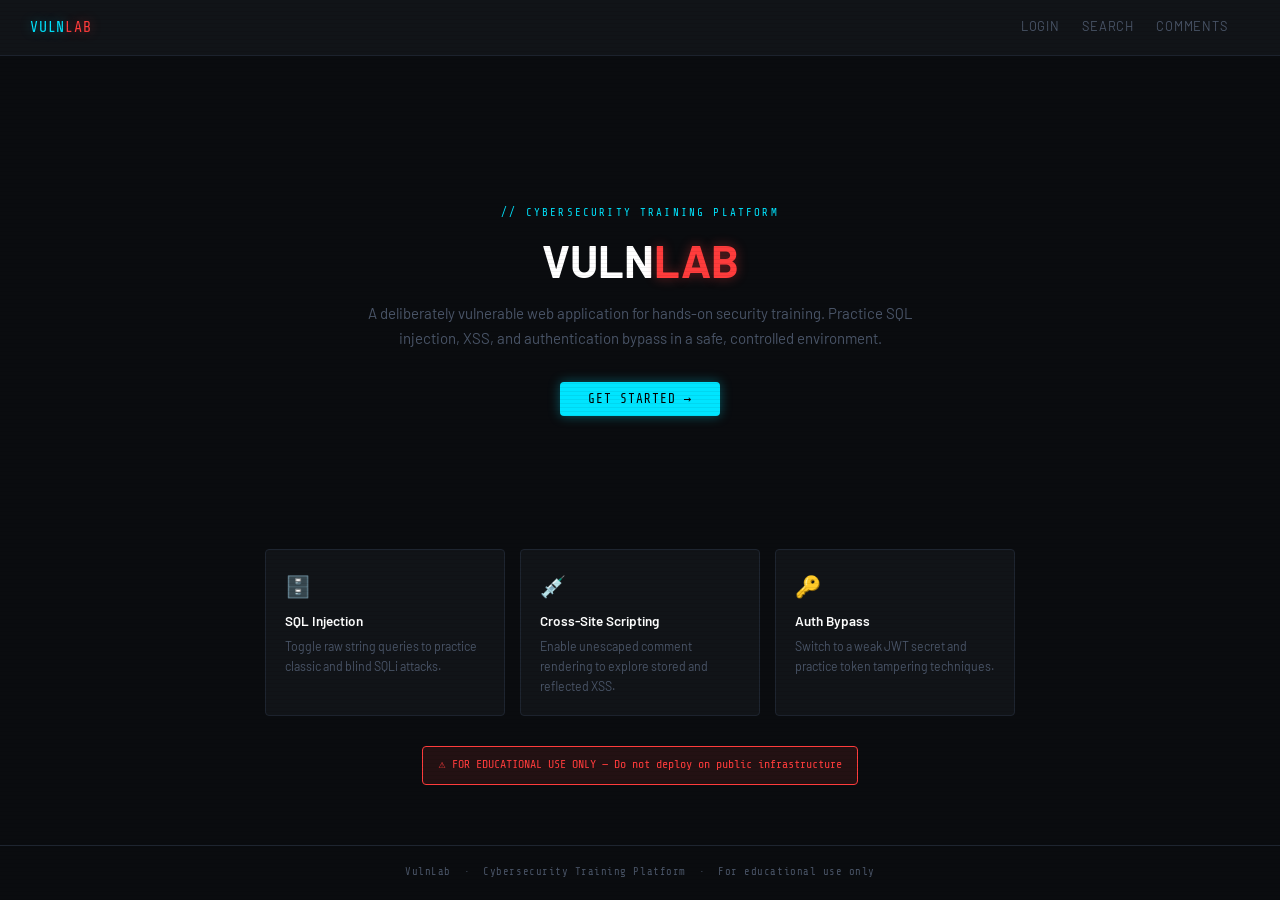
<file: frontend/index.html>
<!DOCTYPE html>
<html lang="en">
<head>
  <meta charset="UTF-8" />
  <meta name="viewport" content="width=device-width, initial-scale=1.0" />
  <title>VulnLab — Cybersecurity Training</title>
  <link rel="stylesheet" href="style.css" />
  <style>
    .hero { text-align: center; max-width: 600px; padding: 4rem 1rem; margin: auto; }
    .hero .eyebrow { font-family: var(--mono); font-size: 0.72rem; letter-spacing: 0.2em; text-transform: uppercase; color: var(--accent); margin-bottom: 1rem; }
    .hero h1 { font-size: 3rem; font-weight: 700; color: #fff; line-height: 1.1; margin-bottom: 1rem; }
    .hero h1 span { color: var(--accent2); text-shadow: var(--glow-red); }
    .hero p { color: var(--muted); font-size: 1rem; line-height: 1.7; margin-bottom: 2rem; }
    .hero-actions { display: flex; gap: 1rem; justify-content: center; flex-wrap: wrap; }
    .hero-actions .btn { min-width: 160px; }
    .grid { display: grid; grid-template-columns: repeat(auto-fit, minmax(220px, 1fr)); gap: 1rem; max-width: 780px; margin: 2rem auto 0; padding: 0 1rem; }
    .feature-card { background: var(--bg2); border: 1px solid var(--border); border-radius: 4px; padding: 1.25rem; }
    .feature-card .icon { font-size: 1.4rem; margin-bottom: 0.5rem; }
    .feature-card h3 { font-size: 0.9rem; font-weight: 600; color: #fff; margin-bottom: 0.4rem; }
    .feature-card p { font-size: 0.82rem; color: var(--muted); }
    .warning-banner { background: rgba(255,60,60,0.1); border: 1px solid var(--accent2); border-radius: 4px; padding: 0.6rem 1rem; font-family: var(--mono); font-size: 0.78rem; color: var(--accent2); text-align: center; max-width: 600px; margin: 2rem auto 0; }
  </style>
</head>
<body>
<div class="app-shell">
  <nav class="topnav">
    <span class="brand">VULN<span>LAB</span></span>
    <a href="login.html"    data-page="login.html">Login</a>
    <a href="search.html"   data-page="search.html">Search</a>
    <a href="comments.html" data-page="comments.html">Comments</a>
    <span id="nav-user"></span>
    <button class="btn btn-danger" id="btn-logout" style="display:none;padding:4px 10px;font-size:0.72rem;">Logout</button>
  </nav>

  <main class="page" style="justify-content:center;">
    <div class="hero">
      <div class="eyebrow">// cybersecurity training platform</div>
      <h1>VULN<span>LAB</span></h1>
      <p>A deliberately vulnerable web application for hands-on security training.
         Practice SQL injection, XSS, and authentication bypass in a safe, controlled environment.</p>
      <div class="hero-actions">
        <a href="login.html"><button class="btn btn-primary">Get Started →</button></a>
      </div>
    </div>

    <div class="grid">
      <div class="feature-card">
        <div class="icon">🗄️</div>
        <h3>SQL Injection</h3>
        <p>Toggle raw string queries to practice classic and blind SQLi attacks.</p>
      </div>
      <div class="feature-card">
        <div class="icon">💉</div>
        <h3>Cross-Site Scripting</h3>
        <p>Enable unescaped comment rendering to explore stored and reflected XSS.</p>
      </div>
      <div class="feature-card">
        <div class="icon">🔑</div>
        <h3>Auth Bypass</h3>
        <p>Switch to a weak JWT secret and practice token tampering techniques.</p>
      </div>
    </div>

    <div class="warning-banner">
      ⚠ FOR EDUCATIONAL USE ONLY — Do not deploy on public infrastructure
    </div>
  </main>

  <footer>VulnLab &nbsp;·&nbsp; Cybersecurity Training Platform &nbsp;·&nbsp; For educational use only</footer>
</div>
<script src="script.js"></script>
</body>
</html>
</file>
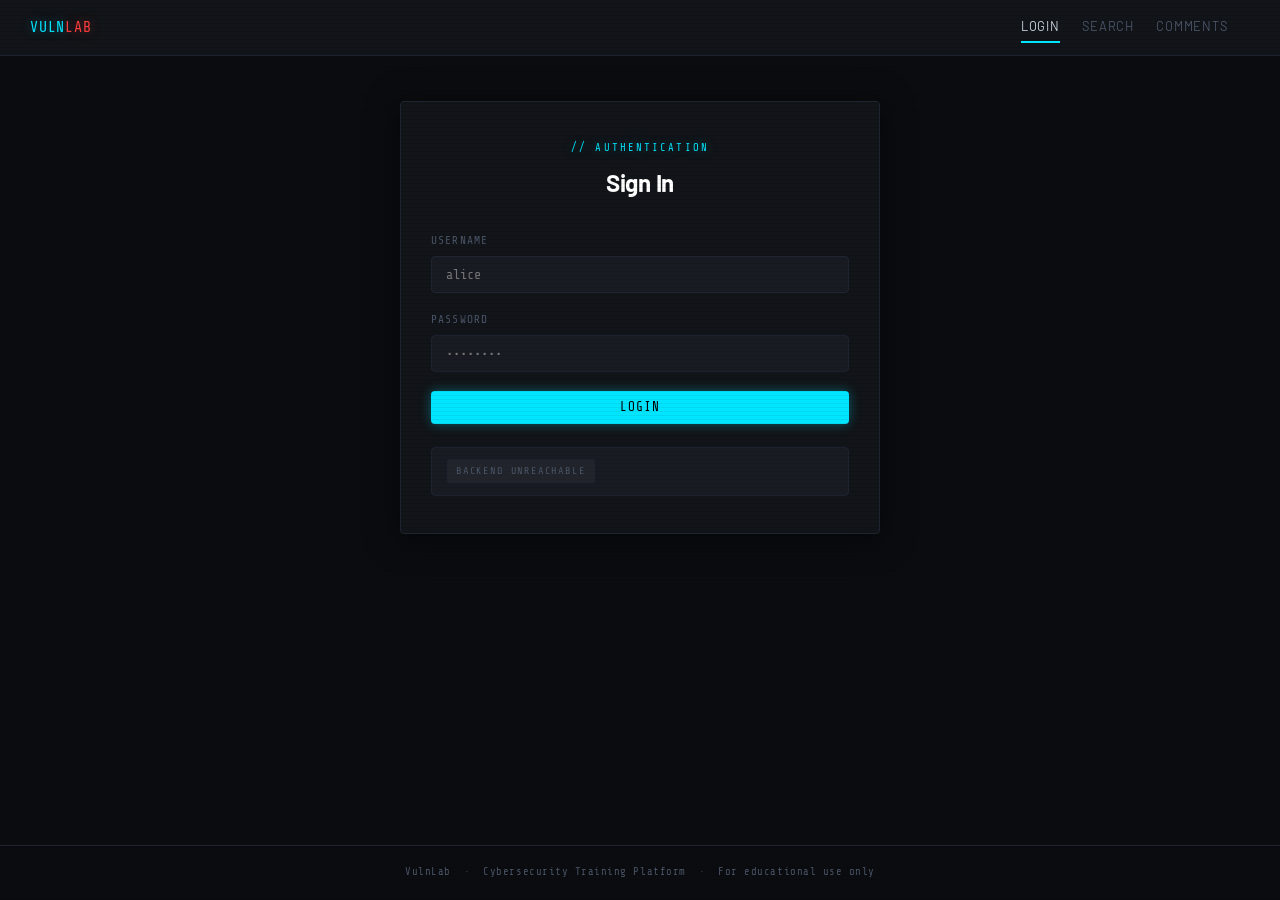
<file: frontend/comments.html>
<!DOCTYPE html>
<html lang="en">
<head>
  <meta charset="UTF-8" />
  <meta name="viewport" content="width=device-width, initial-scale=1.0" />
  <title>VulnLab — Comments</title>
  <link rel="stylesheet" href="style.css" />
</head>
<body>
<div class="app-shell">

  <nav class="topnav">
    <span class="brand">VULN<span>LAB</span></span>
    <a href="login.html"    data-page="login.html">Login</a>
    <a href="search.html"   data-page="search.html">Search</a>
    <a href="comments.html" data-page="comments.html">Comments</a>
    <span id="nav-user"></span>
    <button class="btn btn-danger" id="btn-logout" style="display:none;padding:4px 10px;font-size:0.72rem;">Logout</button>
  </nav>

  <main class="page">
    <div class="card wide">
      <div class="page-header">
        <div class="eyebrow">// community board</div>
        <h1>Comments</h1>
      </div>

      <!-- Post form -->
      <div id="post-msg" class="alert"></div>

      <div class="field">
        <label for="author">Display Name</label>
        <input type="text" id="author" placeholder="Your name" maxlength="80" />
      </div>
      <div class="field">
        <label for="body">Comment</label>
        <textarea id="body" placeholder="Write something…" maxlength="1000"></textarea>
      </div>
      <button class="btn btn-primary" id="btn-post">Post Comment</button>

      <hr class="divider" />

      <!-- Comment list -->
      <div id="list-msg" class="alert"></div>
      <div id="comments-list">
        <p style="color:var(--muted);font-size:0.85rem;">Loading comments…</p>
      </div>

      <div class="vuln-bar" id="vuln-bar" style="margin-top:1.5rem;"></div>
    </div>
  </main>

  <footer>VulnLab &nbsp;·&nbsp; Cybersecurity Training Platform &nbsp;·&nbsp; For educational use only</footer>
</div>

<script src="script.js"></script>
<script>
  if (!requireAuth()) throw new Error("redirect");
  renderVulnBar("vuln-bar");

  // Pre-fill author from stored username
  const stored = getUsername();
  if (stored) document.getElementById("author").value = stored;

  async function loadComments() {
    try {
      const res = await fetch(`${API}/comments`, { headers: authHeaders() });
      if (res.status === 401) { clearAuth(); location.href = "login.html"; return; }
      const data = await res.json();
      const list = document.getElementById("comments-list");

      if (!data.comments || data.comments.length === 0) {
        list.innerHTML = `<p style="color:var(--muted);font-size:0.85rem;">No comments yet. Be the first!</p>`;
        return;
      }

      // When XSS flag is ON, the backend returns raw HTML — set innerHTML directly (vulnerable).
      // When XSS flag is OFF, the backend already escaped content — safe to use innerHTML (nothing to execute).
      list.innerHTML = data.comments.map(c => `
        <div class="comment-item">
          <div class="comment-meta">
            <span class="comment-author">${c.author}</span>
            <span class="comment-date">${c.created_at.replace("T", " ").slice(0, 16)} UTC</span>
          </div>
          <div class="comment-body">${c.body}</div>
        </div>
      `).join("");
    } catch (_) {
      showAlert("list-msg", "Failed to load comments.");
    }
  }

  document.getElementById("btn-post").addEventListener("click", async () => {
    hideAlert("post-msg");
    const author = document.getElementById("author").value.trim();
    const body   = document.getElementById("body").value.trim();
    if (!author || !body) return showAlert("post-msg", "Name and comment are required.");

    const btn = document.getElementById("btn-post");
    btn.disabled = true;
    btn.innerHTML = '<span class="spinner"></span> Posting…';

    try {
      const res = await fetch(`${API}/comment`, {
        method: "POST",
        headers: authHeaders(),
        body: JSON.stringify({ author, body }),
      });
      const data = await res.json();
      if (!res.ok) {
        showAlert("post-msg", data.error || "Failed to post comment.");
      } else {
        document.getElementById("body").value = "";
        showAlert("post-msg", "Comment posted!", "success");
        await loadComments();
      }
    } catch (_) {
      showAlert("post-msg", "Cannot reach backend.");
    } finally {
      btn.disabled = false;
      btn.textContent = "Post Comment";
    }
  });

  loadComments();
</script>
</body>
</html>
</file>
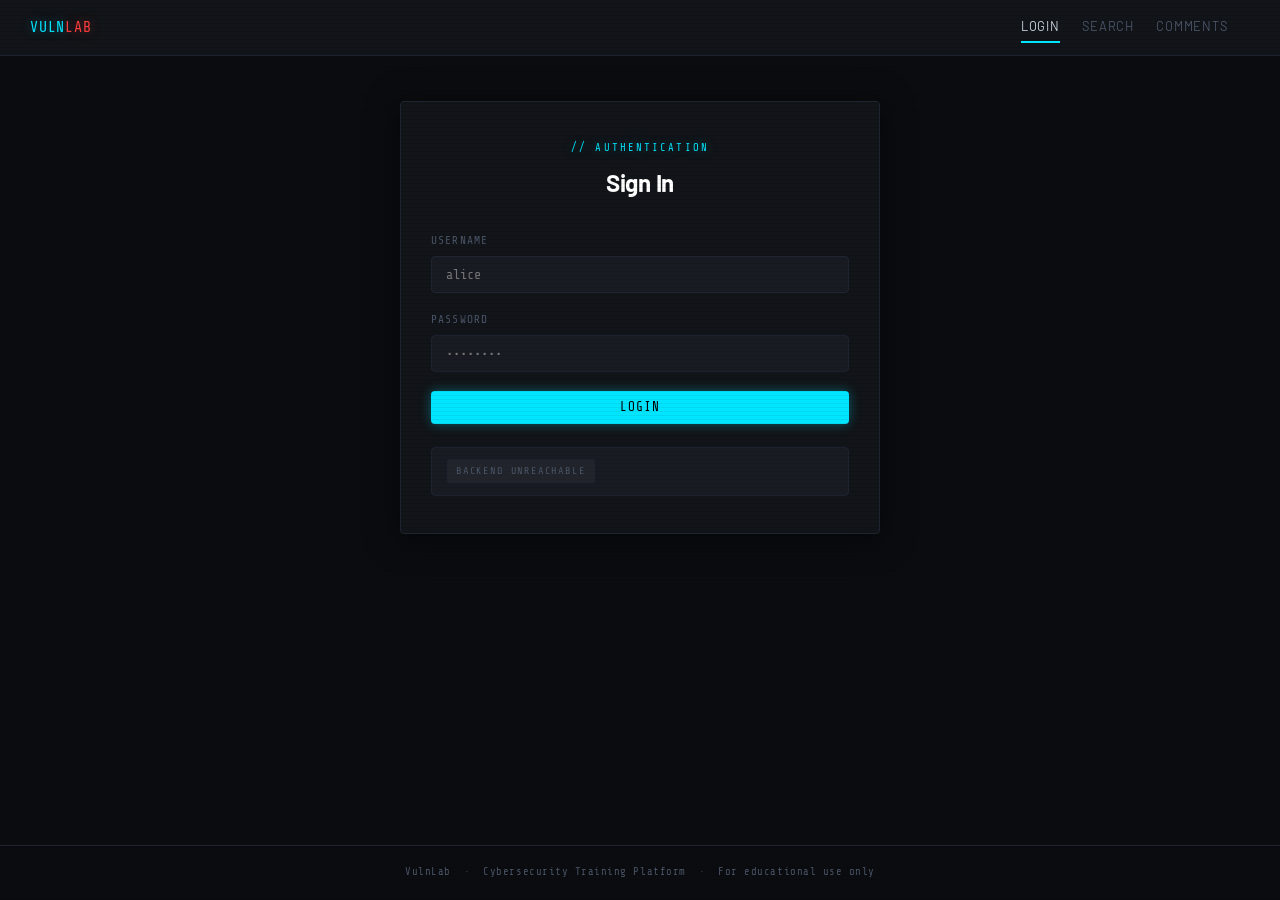
<file: frontend/login.html>
<!DOCTYPE html>
<html lang="en">
<head>
  <meta charset="UTF-8" />
  <meta name="viewport" content="width=device-width, initial-scale=1.0" />
  <title>VulnLab — Login</title>
  <link rel="stylesheet" href="style.css" />
</head>
<body>
<div class="app-shell">

  <!-- Nav -->
  <nav class="topnav">
    <span class="brand">VULN<span>LAB</span></span>
    <a href="login.html"   data-page="login.html">Login</a>
    <a href="search.html"  data-page="search.html">Search</a>
    <a href="comments.html" data-page="comments.html">Comments</a>
    <span id="nav-user"></span>
    <button class="btn btn-danger" id="btn-logout" style="display:none;padding:4px 10px;font-size:0.72rem;">Logout</button>
  </nav>

  <!-- Page -->
  <main class="page">
    <div class="card">
      <div class="page-header">
        <div class="eyebrow">// authentication</div>
        <h1>Sign In</h1>
      </div>

      <div id="msg" class="alert"></div>

      <div class="field">
        <label for="username">Username</label>
        <input type="text" id="username" placeholder="alice" autocomplete="username" />
      </div>

      <div class="field">
        <label for="password">Password</label>
        <input type="password" id="password" placeholder="••••••••" autocomplete="current-password" />
      </div>

      <button class="btn btn-primary" id="btn-login">Login</button>

      <div class="vuln-bar" id="vuln-bar" style="margin-top:1.5rem;"></div>
    </div>
  </main>

  <footer>VulnLab &nbsp;·&nbsp; Cybersecurity Training Platform &nbsp;·&nbsp; For educational use only</footer>
</div>

<script src="script.js"></script>
<script>
  renderVulnBar("vuln-bar");

  // If already logged in, redirect
  if (getToken()) location.href = "search.html";

  document.getElementById("btn-login").addEventListener("click", async () => {
    hideAlert("msg");
    const username = document.getElementById("username").value.trim();
    const password = document.getElementById("password").value;
    if (!username || !password) {
      return showAlert("msg", "Please enter username and password.");
    }

    const btn = document.getElementById("btn-login");
    btn.disabled = true;
    btn.innerHTML = '<span class="spinner"></span> Authenticating…';

    try {
      const res = await fetch(`${API}/login`, {
        method: "POST",
        headers: { "Content-Type": "application/json" },
        body: JSON.stringify({ username, password }),
      });
      const data = await res.json();
      if (!res.ok) {
        showAlert("msg", data.error || "Login failed.");
      } else {
        setToken(data.token);
        setUsername(data.username);
        showAlert("msg", `Welcome, ${data.username}! Redirecting…`, "success");
        setTimeout(() => location.href = "search.html", 800);
      }
    } catch (err) {
      showAlert("msg", "Cannot reach backend. Is it running on port 8001?");
    } finally {
      btn.disabled = false;
      btn.textContent = "Login";
    }
  });

  // Submit on Enter
  ["username", "password"].forEach(id => {
    document.getElementById(id).addEventListener("keydown", e => {
      if (e.key === "Enter") document.getElementById("btn-login").click();
    });
  });
</script>
</body>
</html>
</file>
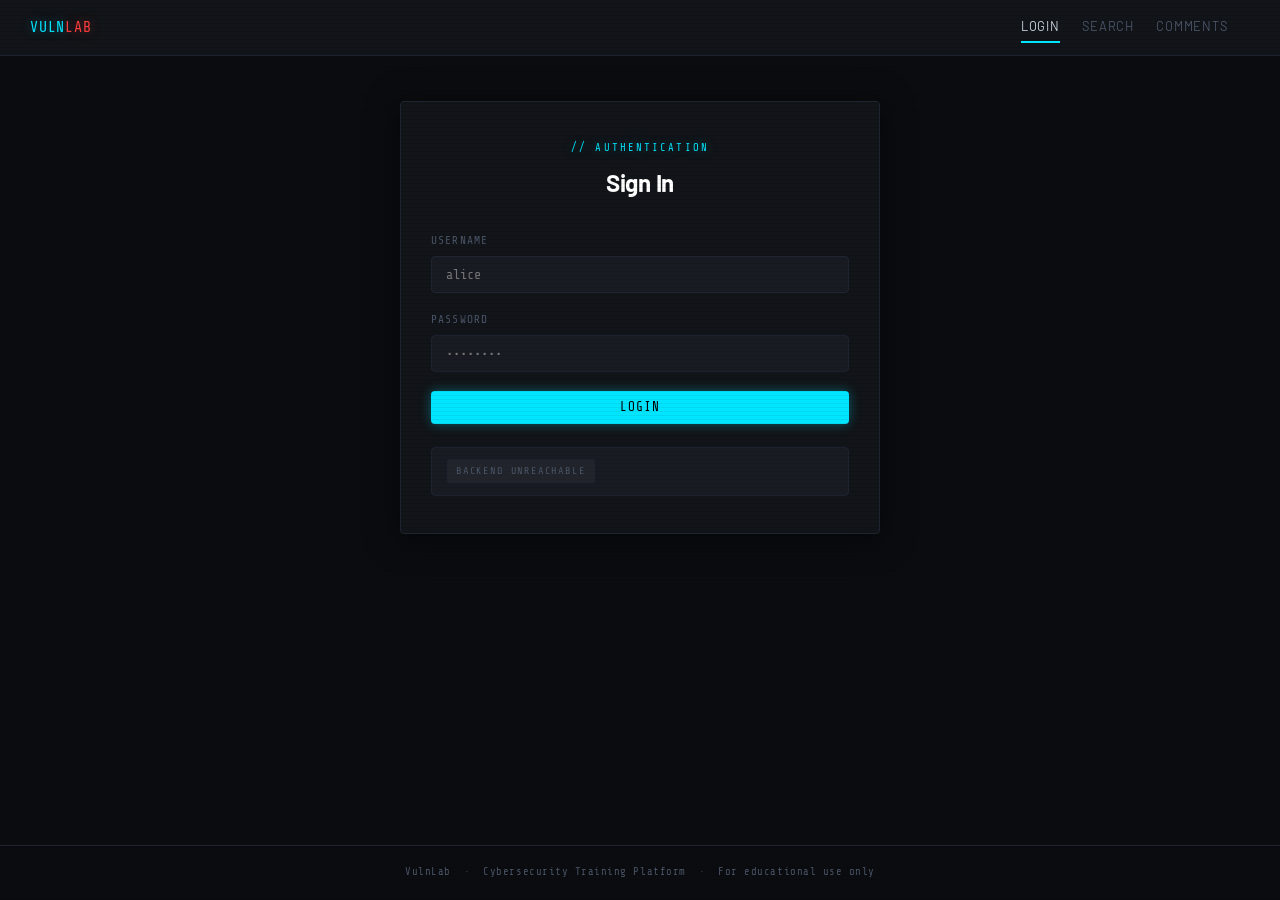
<file: frontend/search.html>
<!DOCTYPE html>
<html lang="en">
<head>
  <meta charset="UTF-8" />
  <meta name="viewport" content="width=device-width, initial-scale=1.0" />
  <title>VulnLab — Search</title>
  <link rel="stylesheet" href="style.css" />
</head>
<body>
<div class="app-shell">

  <nav class="topnav">
    <span class="brand">VULN<span>LAB</span></span>
    <a href="login.html"    data-page="login.html">Login</a>
    <a href="search.html"   data-page="search.html">Search</a>
    <a href="comments.html" data-page="comments.html">Comments</a>
    <span id="nav-user"></span>
    <button class="btn btn-danger" id="btn-logout" style="display:none;padding:4px 10px;font-size:0.72rem;">Logout</button>
  </nav>

  <main class="page">
    <div class="card wide">
      <div class="page-header">
        <div class="eyebrow">// product catalog</div>
        <h1>Search</h1>
      </div>

      <div id="msg" class="alert"></div>

      <div class="search-row field">
        <input type="text" id="q" placeholder="e.g. widget, software…" />
        <button class="btn btn-primary" id="btn-search" style="width:auto;">Search</button>
      </div>

      <div id="results-container" style="display:none;">
        <div class="results-meta" id="results-meta"></div>
        <div id="results-list"></div>
      </div>

      <div class="vuln-bar" id="vuln-bar"></div>
    </div>
  </main>

  <footer>VulnLab &nbsp;·&nbsp; Cybersecurity Training Platform &nbsp;·&nbsp; For educational use only</footer>
</div>

<script src="script.js"></script>
<script>
  if (!requireAuth()) throw new Error("redirect");
  renderVulnBar("vuln-bar");

  async function doSearch() {
    hideAlert("msg");
    const q = document.getElementById("q").value;
    const btn = document.getElementById("btn-search");
    btn.disabled = true;
    btn.innerHTML = '<span class="spinner"></span>';

    try {
      const res = await fetch(`${API}/search?q=${encodeURIComponent(q)}`, {
        headers: authHeaders(),
      });

      if (res.status === 401) {
        clearAuth();
        location.href = "login.html";
        return;
      }

      const data = await res.json();

      if (!res.ok) {
        showAlert("msg", data.error || "Search failed.");
        document.getElementById("results-container").style.display = "none";
        return;
      }

      const container = document.getElementById("results-container");
      const meta = document.getElementById("results-meta");
      const list = document.getElementById("results-list");

      container.style.display = "block";
      meta.textContent = `${data.count} result${data.count !== 1 ? "s" : ""} for "${q || "*"}"`;

      if (data.results.length === 0) {
        list.innerHTML = `<p style="color:var(--muted);font-size:0.85rem;padding:1rem 0;">No products found.</p>`;
      } else {
        list.innerHTML = data.results.map(r => `
          <div class="result-item">
            <div>
              <span class="result-name">${r.name}</span>
              <span class="result-cat">${r.category}</span>
            </div>
            <div class="result-desc">${r.description}</div>
          </div>
        `).join("");
      }
    } catch (err) {
      showAlert("msg", "Cannot reach backend.");
    } finally {
      btn.disabled = false;
      btn.textContent = "Search";
    }
  }

  document.getElementById("btn-search").addEventListener("click", doSearch);
  document.getElementById("q").addEventListener("keydown", e => {
    if (e.key === "Enter") doSearch();
  });

  // Auto-search on load to show all products
  doSearch();
</script>
</body>
</html>
</file>
<file: frontend/style.css>
/* ──────────────────────────────────────────────
   VulnLab — Cybersecurity Training Platform
   Aesthetic: Industrial terminal / dark ops
   ────────────────────────────────────────────── */

@import url('https://fonts.googleapis.com/css2?family=Share+Tech+Mono&family=Barlow:wght@300;400;600;700&display=swap');

:root {
  --bg:        #0a0c0f;
  --bg2:       #111418;
  --bg3:       #181c22;
  --border:    #1e2530;
  --accent:    #00e5ff;
  --accent2:   #ff3c3c;
  --accent3:   #39ff14;
  --text:      #c8d4e0;
  --muted:     #4a5568;
  --mono:      'Share Tech Mono', monospace;
  --sans:      'Barlow', sans-serif;
  --radius:    4px;
  --glow:      0 0 12px rgba(0, 229, 255, 0.35);
  --glow-red:  0 0 12px rgba(255, 60, 60, 0.4);
  --glow-grn:  0 0 12px rgba(57, 255, 20, 0.35);
}

*, *::before, *::after { box-sizing: border-box; margin: 0; padding: 0; }

html, body {
  height: 100%;
  background: var(--bg);
  color: var(--text);
  font-family: var(--sans);
  font-size: 15px;
  line-height: 1.6;
  -webkit-font-smoothing: antialiased;
}

/* Subtle scan-line overlay */
body::before {
  content: '';
  position: fixed;
  inset: 0;
  background: repeating-linear-gradient(
    to bottom,
    transparent 0px,
    transparent 3px,
    rgba(0,0,0,0.06) 3px,
    rgba(0,0,0,0.06) 4px
  );
  pointer-events: none;
  z-index: 9999;
}

a { color: var(--accent); text-decoration: none; }
a:hover { text-decoration: underline; }

/* ── Layout ─────────────────────────────────── */
.app-shell {
  display: flex;
  flex-direction: column;
  min-height: 100vh;
}

/* ── Top Nav ─────────────────────────────────── */
.topnav {
  display: flex;
  align-items: center;
  gap: 1.5rem;
  padding: 0 2rem;
  height: 56px;
  background: var(--bg2);
  border-bottom: 1px solid var(--border);
  position: sticky;
  top: 0;
  z-index: 100;
}

.topnav .brand {
  font-family: var(--mono);
  font-size: 1rem;
  color: var(--accent);
  letter-spacing: 0.05em;
  text-shadow: var(--glow);
  margin-right: auto;
}

.topnav .brand span { color: var(--accent2); text-shadow: var(--glow-red); }

.topnav a {
  font-size: 0.85rem;
  letter-spacing: 0.06em;
  text-transform: uppercase;
  color: var(--muted);
  padding: 4px 0;
  border-bottom: 2px solid transparent;
  transition: color 0.2s, border-color 0.2s;
}
.topnav a:hover, .topnav a.active {
  color: var(--text);
  border-bottom-color: var(--accent);
  text-decoration: none;
}

#nav-user {
  font-family: var(--mono);
  font-size: 0.8rem;
  color: var(--accent3);
  text-shadow: var(--glow-grn);
}

/* ── Page Content ─────────────────────────────── */
.page {
  flex: 1;
  display: flex;
  flex-direction: column;
  align-items: center;
  justify-content: flex-start;
  padding: 3rem 1rem 4rem;
}

.card {
  width: 100%;
  max-width: 480px;
  background: var(--bg2);
  border: 1px solid var(--border);
  border-radius: var(--radius);
  padding: 2.5rem 2rem;
  box-shadow: 0 4px 32px rgba(0,0,0,0.5);
  animation: fadeUp 0.4s ease both;
}

.card.wide { max-width: 780px; }

@keyframes fadeUp {
  from { opacity: 0; transform: translateY(18px); }
  to   { opacity: 1; transform: translateY(0); }
}

/* ── Page Header ─────────────────────────────── */
.page-header {
  text-align: center;
  margin-bottom: 2rem;
}

.page-header .eyebrow {
  font-family: var(--mono);
  font-size: 0.7rem;
  letter-spacing: 0.2em;
  text-transform: uppercase;
  color: var(--accent);
  text-shadow: var(--glow);
  margin-bottom: 0.5rem;
}

.page-header h1 {
  font-size: 1.6rem;
  font-weight: 700;
  color: #fff;
  letter-spacing: -0.01em;
}

/* ── Forms ───────────────────────────────────── */
.field {
  margin-bottom: 1.25rem;
}

label {
  display: block;
  font-size: 0.75rem;
  letter-spacing: 0.1em;
  text-transform: uppercase;
  color: var(--muted);
  margin-bottom: 0.4rem;
  font-family: var(--mono);
}

input[type="text"],
input[type="password"],
textarea {
  width: 100%;
  background: var(--bg3);
  border: 1px solid var(--border);
  border-radius: var(--radius);
  padding: 0.65rem 0.9rem;
  font-family: var(--mono);
  font-size: 0.9rem;
  color: var(--text);
  outline: none;
  transition: border-color 0.2s, box-shadow 0.2s;
}

input[type="text"]:focus,
input[type="password"]:focus,
textarea:focus {
  border-color: var(--accent);
  box-shadow: var(--glow);
}

textarea { resize: vertical; min-height: 90px; }

/* ── Buttons ─────────────────────────────────── */
.btn {
  display: inline-flex;
  align-items: center;
  justify-content: center;
  gap: 0.5rem;
  padding: 0.65rem 1.4rem;
  font-family: var(--mono);
  font-size: 0.85rem;
  letter-spacing: 0.08em;
  text-transform: uppercase;
  border: none;
  border-radius: var(--radius);
  cursor: pointer;
  transition: opacity 0.2s, box-shadow 0.2s, transform 0.1s;
}
.btn:active { transform: scale(0.97); }
.btn:disabled { opacity: 0.4; cursor: not-allowed; }

.btn-primary {
  background: var(--accent);
  color: #000;
  box-shadow: var(--glow);
  width: 100%;
}
.btn-primary:hover { opacity: 0.85; }

.btn-danger {
  background: var(--accent2);
  color: #fff;
  box-shadow: var(--glow-red);
}
.btn-danger:hover { opacity: 0.85; }

/* ── Alerts / Messages ───────────────────────── */
.alert {
  padding: 0.7rem 1rem;
  border-radius: var(--radius);
  font-family: var(--mono);
  font-size: 0.82rem;
  margin-bottom: 1rem;
  display: none;
}
.alert.show { display: block; animation: fadeUp 0.25s ease both; }
.alert-error   { background: rgba(255,60,60,0.12); border: 1px solid var(--accent2); color: var(--accent2); }
.alert-success { background: rgba(57,255,20,0.08); border: 1px solid var(--accent3); color: var(--accent3); }
.alert-info    { background: rgba(0,229,255,0.08); border: 1px solid var(--accent); color: var(--accent); }

/* ── Search Results ──────────────────────────── */
.results-meta {
  font-family: var(--mono);
  font-size: 0.75rem;
  color: var(--muted);
  margin-bottom: 1rem;
  padding-bottom: 0.5rem;
  border-bottom: 1px solid var(--border);
}

.result-item {
  padding: 0.85rem 0;
  border-bottom: 1px solid var(--border);
  animation: fadeUp 0.3s ease both;
}
.result-item:last-child { border-bottom: none; }

.result-item .result-name {
  font-weight: 600;
  color: #fff;
  font-size: 0.95rem;
}
.result-item .result-cat {
  font-family: var(--mono);
  font-size: 0.7rem;
  color: var(--accent);
  margin-left: 0.5rem;
  text-transform: uppercase;
  letter-spacing: 0.1em;
}
.result-item .result-desc {
  font-size: 0.85rem;
  color: var(--muted);
  margin-top: 0.25rem;
}

/* ── Comment List ────────────────────────────── */
.comment-item {
  padding: 0.9rem 0;
  border-bottom: 1px solid var(--border);
  animation: fadeUp 0.3s ease both;
}
.comment-item:last-child { border-bottom: none; }

.comment-meta {
  display: flex;
  align-items: baseline;
  gap: 0.75rem;
  margin-bottom: 0.3rem;
}
.comment-author {
  font-family: var(--mono);
  font-size: 0.82rem;
  color: var(--accent3);
  text-shadow: var(--glow-grn);
}
.comment-date {
  font-family: var(--mono);
  font-size: 0.7rem;
  color: var(--muted);
}
.comment-body {
  font-size: 0.9rem;
  color: var(--text);
  word-break: break-word;
}

/* ── Vuln Status Badge ───────────────────────── */
.vuln-bar {
  display: flex;
  gap: 0.5rem;
  flex-wrap: wrap;
  margin-top: 2rem;
  padding: 0.75rem 1rem;
  background: var(--bg3);
  border: 1px solid var(--border);
  border-radius: var(--radius);
}
.badge {
  font-family: var(--mono);
  font-size: 0.68rem;
  letter-spacing: 0.08em;
  text-transform: uppercase;
  padding: 3px 8px;
  border-radius: 2px;
}
.badge-off { background: rgba(255,255,255,0.04); color: var(--muted); border: 1px solid var(--border); }
.badge-on  { background: rgba(255,60,60,0.18); color: var(--accent2); border: 1px solid var(--accent2); text-shadow: var(--glow-red); }

/* ── Search bar row ──────────────────────────── */
.search-row {
  display: flex;
  gap: 0.75rem;
}
.search-row input { flex: 1; }
.search-row .btn { white-space: nowrap; }

/* ── Divider ─────────────────────────────────── */
.divider {
  border: none;
  border-top: 1px solid var(--border);
  margin: 1.5rem 0;
}

/* ── Footer ──────────────────────────────────── */
footer {
  text-align: center;
  padding: 1.25rem;
  font-family: var(--mono);
  font-size: 0.7rem;
  color: var(--muted);
  border-top: 1px solid var(--border);
  letter-spacing: 0.05em;
}

/* ── Spinner ─────────────────────────────────── */
.spinner {
  display: inline-block;
  width: 14px; height: 14px;
  border: 2px solid rgba(0,229,255,0.3);
  border-top-color: var(--accent);
  border-radius: 50%;
  animation: spin 0.6s linear infinite;
  vertical-align: middle;
}
@keyframes spin { to { transform: rotate(360deg); } }
</file>
